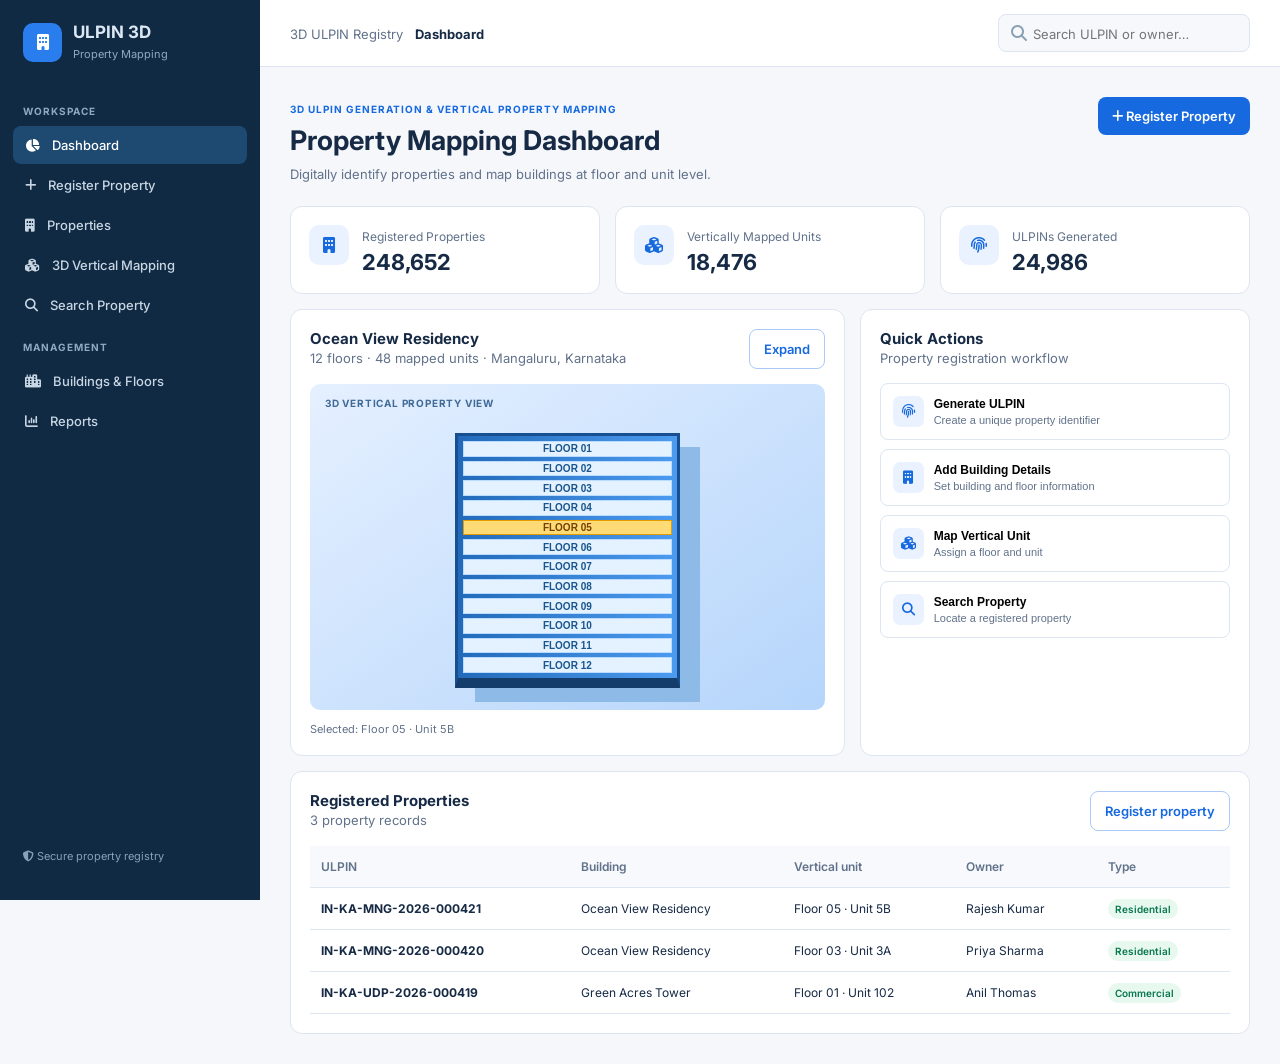
<file: index.html>
<!doctype html><html lang="en"><head><meta charset="utf-8"><meta name="viewport" content="width=device-width,initial-scale=1"><title>3D ULPIN Property Mapping</title><link rel="preconnect" href="https://fonts.googleapis.com"><link href="https://fonts.googleapis.com/css2?family=Inter:wght@400;500;600;700&display=swap" rel="stylesheet"><link rel="stylesheet" href="https://cdnjs.cloudflare.com/ajax/libs/font-awesome/6.5.2/css/all.min.css"><style>
:root{--ink:#172a45;--blue:#1769e0;--pale:#eaf2ff;--bg:#f5f7fb;--line:#dde5f0;--muted:#61728a;--green:#07865a}*{box-sizing:border-box}body{margin:0;font-family:Inter,sans-serif;background:var(--bg);color:var(--ink)}.app{display:flex;min-height:100vh}.side{background:#102a43;width:260px;padding:22px 13px;color:#dbe8f4;position:fixed;inset:0 auto 0 0;z-index:4;display:flex;flex-direction:column}.brand{display:flex;gap:11px;align-items:center;padding:0 10px 28px}.logo,.ico{display:grid;place-items:center;background:#2a7ded;color:#fff;border-radius:10px;width:39px;height:39px}.brand h2{font-size:17px;margin:0}.brand small,.section{color:#8fa9c1;font-size:11px}.section{display:block;font-size:10px;font-weight:700;letter-spacing:.1em;padding:15px 10px 7px}.nav{border:0;background:transparent;color:#c8d6e4;width:100%;border-radius:8px;padding:11px 12px;margin:2px 0;text-align:left;font:500 13px Inter;cursor:pointer;display:flex;gap:12px;align-items:center}.nav:hover,.nav.active{background:#1e4971;color:#fff}.side footer{margin-top:auto;padding:15px 10px;font-size:11px;color:#88a1ba}.main{margin-left:260px;width:calc(100% - 260px)}.top{height:67px;background:#fff;border-bottom:1px solid var(--line);padding:0 30px;display:flex;align-items:center;justify-content:space-between;position:sticky;top:0;z-index:3}.crumb{font-size:13px;color:var(--muted)}.crumb b{color:var(--ink);margin-left:8px}.menu{display:none}.search{background:#f6f8fb;border:1px solid var(--line);border-radius:8px;padding:8px 12px;color:#8ca0b3}.search input{background:transparent;border:0;outline:0;font:13px Inter;width:210px;padding-left:6px}.content{max-width:1440px;margin:auto;padding:30px}.hero{display:flex;justify-content:space-between;gap:20px;align-items:flex-start;margin-bottom:22px}.eyebrow{color:var(--blue);font-size:10px;font-weight:700;letter-spacing:.1em}.hero h1{font-size:27px;margin:7px 0}.hero p,.card p{margin:0;color:var(--muted);font-size:13px;line-height:1.55}.btn{border:0;border-radius:8px;padding:11px 14px;font:600 13px Inter;cursor:pointer;background:var(--blue);color:#fff}.btn.out{background:#fff;color:var(--blue);border:1px solid #aac9f6}.grid3{display:grid;grid-template-columns:repeat(3,1fr);gap:15px}.metric,.card{background:#fff;border:1px solid var(--line);border-radius:12px}.metric{padding:18px;display:flex;gap:13px}.metric .ico{background:var(--pale);color:var(--blue);width:40px;height:40px}.metric small{color:var(--muted);font-size:12px}.metric b{display:block;font-size:22px;margin-top:4px}.work{display:grid;grid-template-columns:1.35fr .95fr;gap:15px;margin-top:15px}.card{padding:19px}.head{display:flex;justify-content:space-between;gap:12px;margin-bottom:15px}.card h3{margin:0;font-size:15px}.building{height:326px;border-radius:10px;background:linear-gradient(145deg,#e5f0ff,#b5d5fb);display:flex;align-items:flex-end;justify-content:center;padding:22px;position:relative}.building:before{content:'3D VERTICAL PROPERTY VIEW';position:absolute;top:13px;left:15px;color:#416a96;font-size:10px;font-weight:700;letter-spacing:.08em}.tower{width:48%;max-width:225px;height:255px;background:linear-gradient(90deg,#226ab9,#4c9bf0);border:3px solid #174f91;border-bottom:10px solid #153d6c;box-shadow:20px 14px 0 #8ebae7;display:flex;flex-direction:column-reverse;padding:5px;gap:4px}.floor{flex:1;border:1px solid #b9dbff;background:#e4f2ff;color:#18548e;font-size:10px;font-weight:700;cursor:pointer}.floor:hover,.floor.sel{background:#ffdb75;border-color:#e49b00;color:#754000}.legend{font-size:11px;color:var(--muted);margin-top:12px}.actions{display:grid;gap:9px}.action{display:flex;align-items:center;gap:10px;text-align:left;padding:12px;border-radius:8px;background:#fff;border:1px solid var(--line);cursor:pointer}.action:hover{border-color:#85b5f2}.action i{width:31px;height:31px;display:grid;place-items:center;background:var(--pale);color:var(--blue);border-radius:7px}.action strong,.action span{display:block}.action strong{font-size:12px}.action span{font-size:11px;color:var(--muted);margin-top:3px}.records{margin-top:15px}.table{overflow:auto}.records table{width:100%;border-collapse:collapse;font-size:12px}.records th{text-align:left;background:#f7f9fc;color:var(--muted);font-weight:600}.records th,.records td{padding:13px 11px;border-bottom:1px solid var(--line)}.tag{font-size:10px;font-weight:600;padding:4px 7px;border-radius:20px;background:#e7f8ef;color:#08784f}.form{display:grid;grid-template-columns:repeat(2,1fr);gap:15px}.field{display:grid;gap:6px}.full{grid-column:1/-1}.field label{font-size:12px;font-weight:600}.field input,.field select{border:1px solid var(--line);border-radius:7px;padding:10px;outline:none;font:13px Inter}.ulpin{background:var(--pale);border:1px dashed #82afe9;padding:12px;border-radius:8px;color:#115dbf;font-weight:700;font-size:16px}.empty{text-align:center;padding:70px 20px}.empty i{font-size:42px;color:var(--blue)}.toast{position:fixed;right:22px;bottom:22px;background:#102a43;color:#fff;border-radius:8px;padding:13px 16px;font-size:13px;opacity:0;transform:translateY(10px);transition:.2s}.toast.show{opacity:1;transform:none}@media(max-width:900px){.side{transform:translateX(-100%);transition:.2s}.side.open{transform:none}.main{margin:0;width:100%}.menu{display:inline;border:0;background:none;font-size:18px}.grid3{grid-template-columns:1fr 1fr}.work{grid-template-columns:1fr}}@media(max-width:550px){.content{padding:20px}.top{padding:0 20px}.search{display:none}.hero{display:block}.hero .btn{margin-top:15px}.grid3,.form{grid-template-columns:1fr}}
</style></head><body><div class="app"><aside class="side" id="side"><div class="brand"><div class="logo"><i class="fa-solid fa-building"></i></div><div><h2>ULPIN 3D</h2><small>Property Mapping</small></div></div><nav id="nav"><span class="section">WORKSPACE</span><button class="nav active" data-p="dash"><i class="fa-solid fa-chart-pie"></i>Dashboard</button><button class="nav" data-p="register"><i class="fa-solid fa-plus"></i>Register Property</button><button class="nav" data-p="properties"><i class="fa-solid fa-building"></i>Properties</button><button class="nav" data-p="mapping"><i class="fa-solid fa-cubes"></i>3D Vertical Mapping</button><button class="nav" data-p="search"><i class="fa-solid fa-magnifying-glass"></i>Search Property</button><span class="section">MANAGEMENT</span><button class="nav" data-p="buildings"><i class="fa-solid fa-city"></i>Buildings & Floors</button><button class="nav" data-p="reports"><i class="fa-solid fa-chart-column"></i>Reports</button></nav><footer><i class="fa-solid fa-shield-halved"></i> Secure property registry</footer></aside><main class="main"><header class="top"><div><button class="menu" id="menu"><i class="fa-solid fa-bars"></i></button><span class="crumb">3D ULPIN Registry <b id="crumb">Dashboard</b></span></div><div class="search"><i class="fa-solid fa-magnifying-glass"></i><input id="global" placeholder="Search ULPIN or owner…"></div></header><section class="content" id="content"></section></main></div><div class="toast" id="toast"></div><script>
const $=s=>document.querySelector(s),info={dash:['Dashboard','Overview of registered properties and vertical mapping.'],register:['Register Property','Create building, floor and unit information with a unique ID.'],properties:['Properties','View all mapped property records.'],mapping:['3D Vertical Mapping','Select a building floor to inspect its vertical property.'],search:['Search Property','Find a record by ULPIN, owner, address or unit.'],buildings:['Buildings & Floors','Manage building and floor-level information.'],reports:['Reports','Generate registry insights and reports.']};let page='dash',rows=[['IN-KA-MNG-2026-000421','Ocean View Residency','Floor 05 · Unit 5B','Rajesh Kumar','Residential'],['IN-KA-MNG-2026-000420','Ocean View Residency','Floor 03 · Unit 3A','Priya Sharma','Residential'],['IN-KA-UDP-2026-000419','Green Acres Tower','Floor 01 · Unit 102','Anil Thomas','Commercial']];
function note(s){let t=$('#toast');t.textContent=s;t.classList.add('show');clearTimeout(window.timer);window.timer=setTimeout(()=>t.classList.remove('show'),2400)}function go(p){page=p;render();scrollTo({top:0,behavior:'smooth'})}function table(a=rows){return `<div class="card records"><div class="head"><div><h3>Registered Properties</h3><p>${a.length} property record${a.length!==1?'s':''}</p></div><button class="btn out" onclick="go('register')">Register property</button></div><div class="table"><table><thead><tr><th>ULPIN</th><th>Building</th><th>Vertical unit</th><th>Owner</th><th>Type</th></tr></thead><tbody>${a.map(r=>`<tr><td><b>${r[0]}</b></td><td>${r[1]}</td><td>${r[2]}</td><td>${r[3]}</td><td><span class="tag">${r[4]}</span></td></tr>`).join('')||'<tr><td colspan="5">No properties found.</td></tr>'}</tbody></table></div></div>`}function building(){return `<div class="card"><div class="head"><div><h3>Ocean View Residency</h3><p>12 floors · 48 mapped units · Mangaluru, Karnataka</p></div><button class="btn out" onclick="note('3D building view expanded')">Expand</button></div><div class="building"><div class="tower">${[12,11,10,9,8,7,6,5,4,3,2,1].map(n=>`<button class="floor ${n===5?'sel':''}" onclick="floor(${n})">FLOOR ${String(n).padStart(2,'0')}</button>`).join('')}</div></div><div class="legend" id="floorInfo">Selected: Floor 05 · Unit 5B</div></div>`}function dashboard(){return `<div class="hero"><div><span class="eyebrow">3D ULPIN GENERATION & VERTICAL PROPERTY MAPPING</span><h1>Property Mapping Dashboard</h1><p>Digitally identify properties and map buildings at floor and unit level.</p></div><button class="btn" onclick="go('register')"><i class="fa-solid fa-plus"></i> Register Property</button></div><div class="grid3">${[['fa-building','Registered Properties','248,652'],['fa-cubes','Vertically Mapped Units','18,476'],['fa-fingerprint','ULPINs Generated','24,986']].map(x=>`<div class="metric"><div class="ico"><i class="fa-solid ${x[0]}"></i></div><div><small>${x[1]}</small><b>${x[2]}</b></div></div>`).join('')}</div><div class="work"><div>${building()}</div><div class="card"><div class="head"><div><h3>Quick Actions</h3><p>Property registration workflow</p></div></div><div class="actions"><button class="action" onclick="go('register')"><i class="fa-solid fa-fingerprint"></i><div><strong>Generate ULPIN</strong><span>Create a unique property identifier</span></div></button><button class="action" onclick="go('buildings')"><i class="fa-solid fa-building"></i><div><strong>Add Building Details</strong><span>Set building and floor information</span></div></button><button class="action" onclick="go('mapping')"><i class="fa-solid fa-cubes"></i><div><strong>Map Vertical Unit</strong><span>Assign a floor and unit</span></div></button><button class="action" onclick="go('search')"><i class="fa-solid fa-magnifying-glass"></i><div><strong>Search Property</strong><span>Locate a registered property</span></div></button></div></div></div>${table()}`}function register(){return `<div class="hero"><div><span class="eyebrow">PROPERTY REGISTRATION</span><h1>Register a Property</h1><p>Enter building, floor and unit details. A unique ULPIN is created automatically.</p></div></div><div class="card"><form id="form"><div class="form"><div class="field full"><label>Generated ULPIN</label><div class="ulpin" id="ulpin">IN-KA-MNG-2026-${Math.floor(100000+Math.random()*899999)}</div></div><div class="field"><label>Property owner</label><input required id="owner" placeholder="e.g. Meera Nair"></div><div class="field"><label>Property type</label><select id="type"><option>Residential</option><option>Commercial</option><option>Industrial</option></select></div><div class="field"><label>Building name</label><input required id="building" placeholder="e.g. Ocean View Residency"></div><div class="field"><label>Address / locality</label><input required placeholder="e.g. Mangaluru, Karnataka"></div><div class="field"><label>Floor number</label><input required id="fl" type="number" min="0" placeholder="e.g. 5"></div><div class="field"><label>Unit / flat number</label><input required id="unit" placeholder="e.g. 5B"></div></div><br><button class="btn"><i class="fa-solid fa-check"></i> Register & Map Property</button></form></div>`}function standard(){let n=info[page][0],d=info[page][1];if(page==='register')return register();if(page==='properties')return `<div class="hero"><div><span class="eyebrow">PROPERTY REGISTRY</span><h1>${n}</h1><p>${d}</p></div></div>${table()}`;if(page==='mapping'||page==='buildings')return `<div class="hero"><div><span class="eyebrow">VERTICAL PROPERTY DATA</span><h1>${n}</h1><p>${d}</p></div></div>${building()}`;if(page==='search')return `<div class="hero"><div><span class="eyebrow">PROPERTY LOOKUP</span><h1>${n}</h1><p>${d}</p></div></div><div class="card"><div class="search" style="display:inline-block"><i class="fa-solid fa-magnifying-glass"></i><input id="find" placeholder="Start typing to search…" autofocus></div></div><div id="results">${table()}</div>`;return `<div class="hero"><div><span class="eyebrow">REGISTRY ANALYTICS</span><h1>${n}</h1><p>${d}</p></div></div><div class="card empty"><i class="fa-solid fa-chart-column"></i><h2>${n} workspace</h2><p>Reports will be available as records are added.</p><br><button class="btn" onclick="note('Report generation started')">Generate report</button></div>`}function render(){$('#crumb').textContent=info[page][0];$('#content').innerHTML=page==='dash'?dashboard():standard();document.querySelectorAll('.nav').forEach(b=>b.classList.toggle('active',b.dataset.p===page));$('#side').classList.remove('open');let f=$('#form');if(f)f.onsubmit=e=>{e.preventDefault();rows.unshift([$('#ulpin').textContent,$('#building').value,`Floor ${String($('#fl').value).padStart(2,'0')} · Unit ${$('#unit').value}`,$('#owner').value,$('#type').value]);note('Property registered and mapped successfully');go('properties')};let x=$('#find');if(x)x.oninput=()=>$('#results').innerHTML=table(rows.filter(r=>r.join(' ').toLowerCase().includes(x.value.toLowerCase())))}function floor(n){document.querySelectorAll('.floor').forEach(b=>b.classList.toggle('sel',b.textContent.endsWith(String(n).padStart(2,'0'))));$('#floorInfo').textContent=`Selected: Floor ${String(n).padStart(2,'0')} · Unit ${n}B`;note(`Floor ${n} selected`)}document.querySelectorAll('.nav').forEach(b=>b.onclick=()=>go(b.dataset.p));$('#menu').onclick=()=>$('#side').classList.toggle('open');$('#global').onkeydown=e=>{if(e.key==='Enter'){go('search');setTimeout(()=>{let x=$('#find');x.value=e.target.value;x.oninput()},0)}};render();
</script></body></html>
</file>
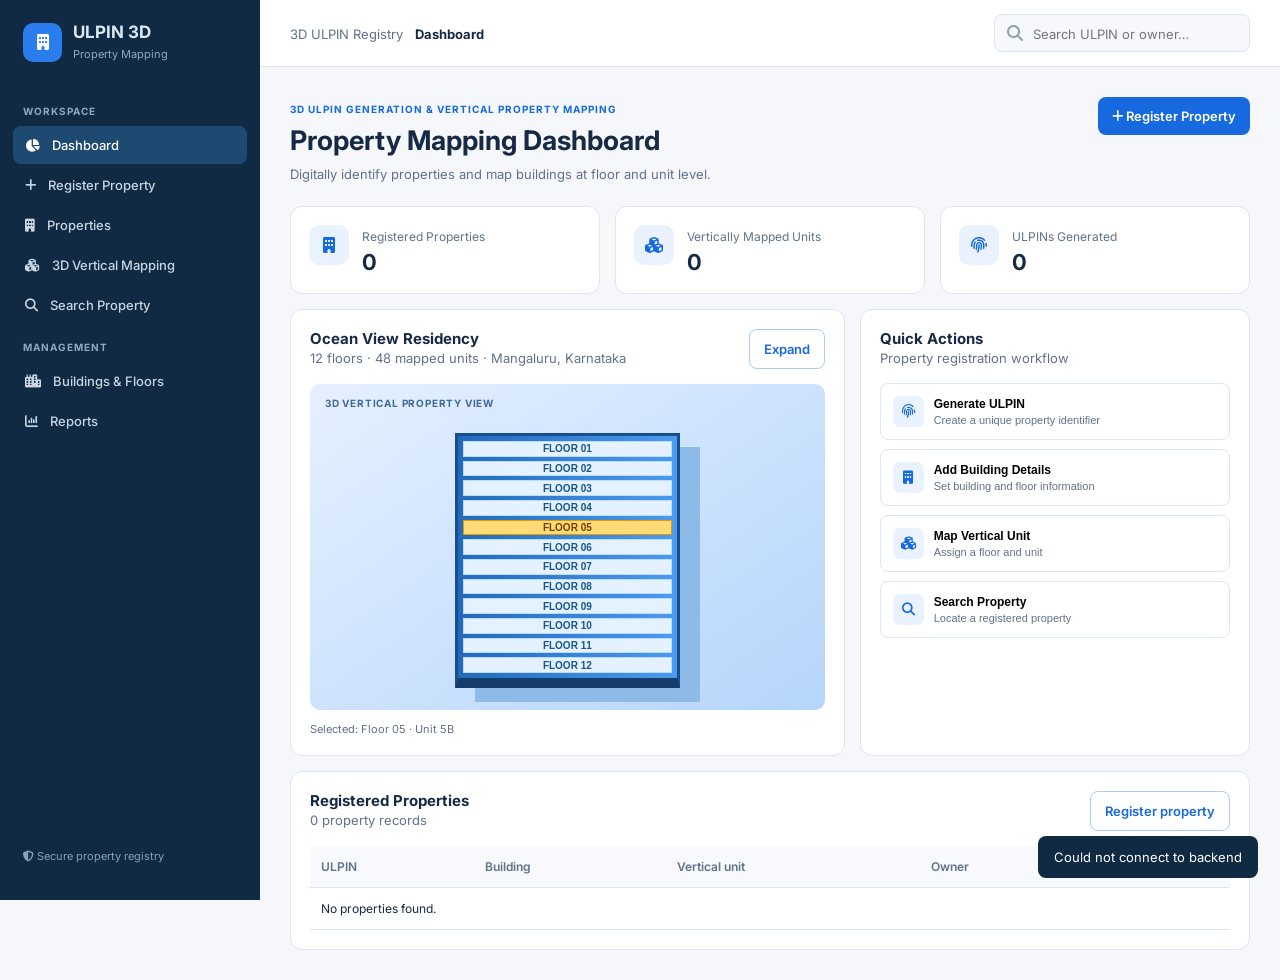
<file: frontend/index.html>
<!doctype html>
<html lang="en">
<head>
<meta charset="utf-8">
<meta name="viewport" content="width=device-width,initial-scale=1">
<title>3D ULPIN Property Mapping</title>

<link rel="preconnect" href="https://fonts.googleapis.com">
<link href="https://fonts.googleapis.com/css2?family=Inter:wght@400;500;600;700&display=swap" rel="stylesheet">
<link rel="stylesheet" href="https://cdnjs.cloudflare.com/ajax/libs/font-awesome/6.5.2/css/all.min.css">

<style>
:root{
--ink:#172a45;
--blue:#1769e0;
--pale:#eaf2ff;
--bg:#f5f7fb;
--line:#dde5f0;
--muted:#61728a;
--green:#07865a
}

*{box-sizing:border-box}

body{
margin:0;
font-family:Inter,sans-serif;
background:var(--bg);
color:var(--ink)
}

.app{
display:flex;
min-height:100vh
}

.side{
background:#102a43;
width:260px;
padding:22px 13px;
color:#dbe8f4;
position:fixed;
inset:0 auto 0 0;
z-index:4;
display:flex;
flex-direction:column
}

.brand{
display:flex;
gap:11px;
align-items:center;
padding:0 10px 28px
}

.logo,.ico{
display:grid;
place-items:center;
background:#2a7ded;
color:#fff;
border-radius:10px;
width:39px;
height:39px
}

.brand h2{
font-size:17px;
margin:0
}

.brand small,.section{
color:#8fa9c1;
font-size:11px
}

.section{
display:block;
font-size:10px;
font-weight:700;
letter-spacing:.1em;
padding:15px 10px 7px
}

.nav{
border:0;
background:transparent;
color:#c8d6e4;
width:100%;
border-radius:8px;
padding:11px 12px;
margin:2px 0;
text-align:left;
font:500 13px Inter;
cursor:pointer;
display:flex;
gap:12px;
align-items:center
}

.nav:hover,.nav.active{
background:#1e4971;
color:#fff
}

.side footer{
margin-top:auto;
padding:15px 10px;
font-size:11px;
color:#88a1ba
}

.main{
margin-left:260px;
width:calc(100% - 260px)
}

.top{
height:67px;
background:#fff;
border-bottom:1px solid var(--line);
padding:0 30px;
display:flex;
align-items:center;
justify-content:space-between;
position:sticky;
top:0;
z-index:3
}

.crumb{
font-size:13px;
color:var(--muted)
}

.crumb b{
color:var(--ink);
margin-left:8px
}

.menu{
display:none
}

.search{
background:#f6f8fb;
border:1px solid var(--line);
border-radius:8px;
padding:8px 12px;
color:#8ca0b3
}

.search input{
background:transparent;
border:0;
outline:0;
font:13px Inter;
width:210px;
padding-left:6px
}

.content{
max-width:1440px;
margin:auto;
padding:30px
}

.hero{
display:flex;
justify-content:space-between;
gap:20px;
align-items:flex-start;
margin-bottom:22px
}

.eyebrow{
color:var(--blue);
font-size:10px;
font-weight:700;
letter-spacing:.1em
}

.hero h1{
font-size:27px;
margin:7px 0
}

.hero p,.card p{
margin:0;
color:var(--muted);
font-size:13px;
line-height:1.55
}

.btn{
border:0;
border-radius:8px;
padding:11px 14px;
font:600 13px Inter;
cursor:pointer;
background:var(--blue);
color:#fff
}

.btn.out{
background:#fff;
color:var(--blue);
border:1px solid #aac9f6
}

.grid3{
display:grid;
grid-template-columns:repeat(3,1fr);
gap:15px
}

.metric,.card{
background:#fff;
border:1px solid var(--line);
border-radius:12px
}

.metric{
padding:18px;
display:flex;
gap:13px
}

.metric .ico{
background:var(--pale);
color:var(--blue);
width:40px;
height:40px
}

.metric small{
color:var(--muted);
font-size:12px
}

.metric b{
display:block;
font-size:22px;
margin-top:4px
}

.work{
display:grid;
grid-template-columns:1.35fr .95fr;
gap:15px;
margin-top:15px
}

.card{
padding:19px
}

.head{
display:flex;
justify-content:space-between;
gap:12px;
margin-bottom:15px
}

.card h3{
margin:0;
font-size:15px
}

.building{
height:326px;
border-radius:10px;
background:linear-gradient(145deg,#e5f0ff,#b5d5fb);
display:flex;
align-items:flex-end;
justify-content:center;
padding:22px;
position:relative
}

.building:before{
content:'3D VERTICAL PROPERTY VIEW';
position:absolute;
top:13px;
left:15px;
color:#416a96;
font-size:10px;
font-weight:700;
letter-spacing:.08em
}

.tower{
width:48%;
max-width:225px;
height:255px;
background:linear-gradient(90deg,#226ab9,#4c9bf0);
border:3px solid #174f91;
border-bottom:10px solid #153d6c;
box-shadow:20px 14px 0 #8ebae7;
display:flex;
flex-direction:column-reverse;
padding:5px;
gap:4px
}

.floor{
flex:1;
border:1px solid #b9dbff;
background:#e4f2ff;
color:#18548e;
font-size:10px;
font-weight:700;
cursor:pointer
}

.floor:hover,.floor.sel{
background:#ffdb75;
border-color:#e49b00;
color:#754000
}

.legend{
font-size:11px;
color:var(--muted);
margin-top:12px
}

.actions{
display:grid;
gap:9px
}

.action{
display:flex;
align-items:center;
gap:10px;
text-align:left;
padding:12px;
border-radius:8px;
background:#fff;
border:1px solid var(--line);
cursor:pointer
}

.action:hover{
border-color:#85b5f2
}

.action i{
width:31px;
height:31px;
display:grid;
place-items:center;
background:var(--pale);
color:var(--blue);
border-radius:7px
}

.action strong,.action span{
display:block
}

.action strong{
font-size:12px
}

.action span{
font-size:11px;
color:var(--muted);
margin-top:3px
}

.records{
margin-top:15px
}

.table{
overflow:auto
}

.records table{
width:100%;
border-collapse:collapse;
font-size:12px
}

.records th{
text-align:left;
background:#f7f9fc;
color:var(--muted);
font-weight:600
}

.records th,.records td{
padding:13px 11px;
border-bottom:1px solid var(--line)
}

.tag{
font-size:10px;
font-weight:600;
padding:4px 7px;
border-radius:20px;
background:#e7f8ef;
color:#08784f
}

.form{
display:grid;
grid-template-columns:repeat(2,1fr);
gap:15px
}

.field{
display:grid;
gap:6px
}

.full{
grid-column:1/-1
}

.field label{
font-size:12px;
font-weight:600
}

.field input,.field select{
border:1px solid var(--line);
border-radius:7px;
padding:10px;
outline:none;
font:13px Inter
}

.ulpin{
background:var(--pale);
border:1px dashed #82afe9;
padding:12px;
border-radius:8px;
color:#115dbf;
font-weight:700;
font-size:16px
}

.empty{
text-align:center;
padding:70px 20px
}

.empty i{
font-size:42px;
color:var(--blue)
}

.toast{
position:fixed;
right:22px;
bottom:22px;
background:#102a43;
color:#fff;
border-radius:8px;
padding:13px 16px;
font-size:13px;
opacity:0;
transform:translateY(10px);
transition:.2s;
z-index:20
}

.toast.show{
opacity:1;
transform:none
}

.loading{
text-align:center;
padding:40px;
color:var(--muted)
}

.error{
background:#fff0f0;
border:1px solid #f2b8b8;
color:#a32626;
padding:15px;
border-radius:8px;
margin-bottom:15px;
font-size:13px
}

@media(max-width:900px){
.side{
transform:translateX(-100%);
transition:.2s
}

.side.open{
transform:none
}

.main{
margin:0;
width:100%
}

.menu{
display:inline;
border:0;
background:none;
font-size:18px
}

.grid3{
grid-template-columns:1fr 1fr
}

.work{
grid-template-columns:1fr
}
}

@media(max-width:550px){
.content{
padding:20px
}

.top{
padding:0 20px
}

.search{
display:none
}

.hero{
display:block
}

.hero .btn{
margin-top:15px
}

.grid3,.form{
grid-template-columns:1fr
}
}
</style>
</head>

<body>

<div class="app">

<aside class="side" id="side">

<div class="brand">
<div class="logo">
<i class="fa-solid fa-building"></i>
</div>

<div>
<h2>ULPIN 3D</h2>
<small>Property Mapping</small>
</div>
</div>

<nav id="nav">

<span class="section">WORKSPACE</span>

<button class="nav active" data-p="dash">
<i class="fa-solid fa-chart-pie"></i>
Dashboard
</button>

<button class="nav" data-p="register">
<i class="fa-solid fa-plus"></i>
Register Property
</button>

<button class="nav" data-p="properties">
<i class="fa-solid fa-building"></i>
Properties
</button>

<button class="nav" data-p="mapping">
<i class="fa-solid fa-cubes"></i>
3D Vertical Mapping
</button>

<button class="nav" data-p="search">
<i class="fa-solid fa-magnifying-glass"></i>
Search Property
</button>

<span class="section">MANAGEMENT</span>

<button class="nav" data-p="buildings">
<i class="fa-solid fa-city"></i>
Buildings & Floors
</button>

<button class="nav" data-p="reports">
<i class="fa-solid fa-chart-column"></i>
Reports
</button>

</nav>

<footer>
<i class="fa-solid fa-shield-halved"></i>
Secure property registry
</footer>

</aside>

<main class="main">

<header class="top">

<div>

<button class="menu" id="menu">
<i class="fa-solid fa-bars"></i>
</button>

<span class="crumb">
3D ULPIN Registry
<b id="crumb">Dashboard</b>
</span>

</div>

<div class="search">

<i class="fa-solid fa-magnifying-glass"></i>

<input id="global" placeholder="Search ULPIN or owner…">

</div>

</header>

<section class="content" id="content"></section>

</main>

</div>

<div class="toast" id="toast"></div>

<script>

const API="https://blueprint-backend-ux41.onrender.com";

const $=s=>document.querySelector(s);

const info={
dash:[
'Dashboard',
'Overview of registered properties and vertical mapping.'
],
register:[
'Register Property',
'Create building, floor and unit information with a unique ID.'
],
properties:[
'Properties',
'View all mapped property records.'
],
mapping:[
'3D Vertical Mapping',
'Select a building floor to inspect its vertical property.'
],
search:[
'Search Property',
'Find a record by ULPIN, owner, address or unit.'
],
buildings:[
'Buildings & Floors',
'Manage building and floor-level information.'
],
reports:[
'Reports',
'Generate registry insights and reports.'
]
};

let page='dash';

let rows=[];

let stats={
registered_properties:0,
vertically_mapped_units:0,
ulpins_generated:0
};

function note(s){

let t=$('#toast');

t.textContent=s;

t.classList.add('show');

clearTimeout(window.timer);

window.timer=setTimeout(
()=>t.classList.remove('show'),
2400
);

}

async function api(path,options={}){

const response=await fetch(API+path,{

headers:{
'Content-Type':'application/json',
...(options.headers||{})
},

...options

});

if(!response.ok){

let message='API request failed';

try{

const data=await response.json();

message=data.error||message;

}catch(e){}

throw new Error(message);

}

return response.json();

}

function mapProperty(p){

return [

p.ulpin||'',

p.building_name||'',

`Floor ${String(p.floor_number??'').padStart(2,'0')} · Unit ${p.unit_number||''}`,

p.owner||'',

p.property_type||'Residential'

];

}

async function loadData(){

try{

const [properties,statistics]=await Promise.all([

api('/api/properties'),

api('/api/stats')

]);

rows=Array.isArray(properties)
?properties.map(mapProperty)
:[];

stats=statistics||stats;

}catch(error){

console.error(error);

note('Could not connect to backend');

}

}

function formatNumber(value){

return Number(value||0).toLocaleString('en-IN');

}

function table(a=rows){

return `

<div class="card records">

<div class="head">

<div>

<h3>Registered Properties</h3>

<p>
${a.length}
property record${a.length!==1?'s':''}
</p>

</div>

<button class="btn out" onclick="go('register')">
Register property
</button>

</div>

<div class="table">

<table>

<thead>

<tr>
<th>ULPIN</th>
<th>Building</th>
<th>Vertical unit</th>
<th>Owner</th>
<th>Type</th>
</tr>

</thead>

<tbody>

${
a.map(r=>`

<tr>

<td>
<b>${escapeHtml(r[0])}</b>
</td>

<td>
${escapeHtml(r[1])}
</td>

<td>
${escapeHtml(r[2])}
</td>

<td>
${escapeHtml(r[3])}
</td>

<td>
<span class="tag">
${escapeHtml(r[4])}
</span>
</td>

</tr>

`).join('')

||`

<tr>
<td colspan="5">
No properties found.
</td>
</tr>

`
}

</tbody>

</table>

</div>

</div>

`;

}

function escapeHtml(value){

return String(value??'')
.replace(/&/g,'&amp;')
.replace(/</g,'&lt;')
.replace(/>/g,'&gt;')
.replace(/"/g,'&quot;')
.replace(/'/g,'&#039;');

}

function building(){

return `

<div class="card">

<div class="head">

<div>

<h3>Ocean View Residency</h3>

<p>
12 floors · 48 mapped units · Mangaluru, Karnataka
</p>

</div>

<button class="btn out"
onclick="note('3D building view expanded')">
Expand
</button>

</div>

<div class="building">

<div class="tower">

${
[12,11,10,9,8,7,6,5,4,3,2,1]
.map(n=>`

<button
class="floor ${n===5?'sel':''}"
onclick="floor(${n})">

FLOOR ${String(n).padStart(2,'0')}

</button>

`).join('')
}

</div>

</div>

<div class="legend" id="floorInfo">
Selected: Floor 05 · Unit 5B
</div>

</div>

`;

}

function dashboard(){

return `

<div class="hero">

<div>

<span class="eyebrow">
3D ULPIN GENERATION & VERTICAL PROPERTY MAPPING
</span>

<h1>
Property Mapping Dashboard
</h1>

<p>
Digitally identify properties and map buildings at floor and unit level.
</p>

</div>

<button class="btn" onclick="go('register')">

<i class="fa-solid fa-plus"></i>

Register Property

</button>

</div>

<div class="grid3">

<div class="metric">

<div class="ico">
<i class="fa-solid fa-building"></i>
</div>

<div>

<small>
Registered Properties
</small>

<b>
${formatNumber(stats.registered_properties)}
</b>

</div>

</div>


<div class="metric">

<div class="ico">
<i class="fa-solid fa-cubes"></i>
</div>

<div>

<small>
Vertically Mapped Units
</small>

<b>
${formatNumber(stats.vertically_mapped_units)}
</b>

</div>

</div>


<div class="metric">

<div class="ico">
<i class="fa-solid fa-fingerprint"></i>
</div>

<div>

<small>
ULPINs Generated
</small>

<b>
${formatNumber(stats.ulpins_generated)}
</b>

</div>

</div>

</div>


<div class="work">

<div>

${building()}

</div>


<div class="card">

<div class="head">

<div>

<h3>
Quick Actions
</h3>

<p>
Property registration workflow
</p>

</div>

</div>


<div class="actions">

<button class="action"
onclick="go('register')">

<i class="fa-solid fa-fingerprint"></i>

<div>

<strong>
Generate ULPIN
</strong>

<span>
Create a unique property identifier
</span>

</div>

</button>


<button class="action"
onclick="go('buildings')">

<i class="fa-solid fa-building"></i>

<div>

<strong>
Add Building Details
</strong>

<span>
Set building and floor information
</span>

</div>

</button>


<button class="action"
onclick="go('mapping')">

<i class="fa-solid fa-cubes"></i>

<div>

<strong>
Map Vertical Unit
</strong>

<span>
Assign a floor and unit
</span>

</div>

</button>


<button class="action"
onclick="go('search')">

<i class="fa-solid fa-magnifying-glass"></i>

<div>

<strong>
Search Property
</strong>

<span>
Locate a registered property
</span>

</div>

</button>

</div>

</div>

</div>

${table()}

`;

}

function register(){

return `

<div class="hero">

<div>

<span class="eyebrow">
PROPERTY REGISTRATION
</span>

<h1>
Register a Property
</h1>

<p>
Enter building, floor and unit details.
A unique ULPIN is created automatically.
</p>

</div>

</div>


<div class="card">

<form id="form">

<div class="form">


<div class="field full">

<label>
Generated ULPIN
</label>

<div class="ulpin" id="ulpin">
Generating...
</div>

</div>


<div class="field">

<label>
Property owner
</label>

<input
required
id="owner"
placeholder="e.g. Meera Nair"
>

</div>


<div class="field">

<label>
Property type
</label>

<select id="type">

<option>
Residential
</option>

<option>
Commercial
</option>

<option>
Industrial
</option>

</select>

</div>


<div class="field">

<label>
Building name
</label>

<input
required
id="building"
placeholder="e.g. Ocean View Residency"
>

</div>


<div class="field">

<label>
Address / locality
</label>

<input
required
id="address"
placeholder="e.g. Mangaluru, Karnataka"
>

</div>


<div class="field">

<label>
Floor number
</label>

<input
required
id="fl"
type="number"
min="0"
placeholder="e.g. 5"
>

</div>


<div class="field">

<label>
Unit / flat number
</label>

<input
required
id="unit"
placeholder="e.g. 5B"
>

</div>


</div>

<br>

<button class="btn" type="submit">

<i class="fa-solid fa-check"></i>

Register & Map Property

</button>

</form>

</div>

`;

}

function standard(){

let n=info[page][0];

let d=info[page][1];


if(page==='register')
return register();


if(page==='properties')
return `

<div class="hero">

<div>

<span class="eyebrow">
PROPERTY REGISTRY
</span>

<h1>${n}</h1>

<p>${d}</p>

</div>

</div>

${table()}

`;


if(page==='mapping'||page==='buildings')
return `

<div class="hero">

<div>

<span class="eyebrow">
VERTICAL PROPERTY DATA
</span>

<h1>${n}</h1>

<p>${d}</p>

</div>

</div>

${building()}

`;


if(page==='search')
return `

<div class="hero">

<div>

<span class="eyebrow">
PROPERTY LOOKUP
</span>

<h1>${n}</h1>

<p>${d}</p>

</div>

</div>


<div class="card">

<div class="search"
style="display:inline-block">

<i class="fa-solid fa-magnifying-glass"></i>

<input
id="find"
placeholder="Start typing to search…"
autofocus
>

</div>

</div>


<div id="results">

${table()}

</div>

`;


return `

<div class="hero">

<div>

<span class="eyebrow">
REGISTRY ANALYTICS
</span>

<h1>${n}</h1>

<p>${d}</p>

</div>

</div>


<div class="card empty">

<i class="fa-solid fa-chart-column"></i>

<h2>
${n} workspace
</h2>

<p>
Reports will be available as records are added.
</p>

<br>

<button
class="btn"
onclick="note('Report generation started')">

Generate report

</button>

</div>

`;

}

function render(){

$('#crumb').textContent=info[page][0];

$('#content').innerHTML=
page==='dash'
?dashboard()
:standard();

document
.querySelectorAll('.nav')
.forEach(b=>
b.classList.toggle(
'active',
b.dataset.p===page
)
);

$('#side').classList.remove('open');


let f=$('#form');

if(f){

f.onsubmit=async e=>{

e.preventDefault();

const button=f.querySelector('button[type="submit"]');

button.disabled=true;

button.innerHTML=
'<i class="fa-solid fa-spinner fa-spin"></i> Registering...';


try{

const property={

owner:$('#owner').value.trim(),

property_type:$('#type').value,

building_name:$('#building').value.trim(),

address:$('#address').value.trim(),

floor_number:Number($('#fl').value),

unit_number:$('#unit').value.trim()

};


const result=await api(
'/api/properties',
{
method:'POST',
body:JSON.stringify(property)
}
);


const generated=result.ulpin||'';

if(generated){

$('#ulpin').textContent=generated;

}


note(
'Property registered and mapped successfully'
);


await loadData();

setTimeout(
()=>go('properties'),
700
);


}catch(error){

console.error(error);

note(
error.message||'Registration failed'
);

button.disabled=false;

button.innerHTML=
'<i class="fa-solid fa-check"></i> Register & Map Property';

}

};

}


let x=$('#find');

if(x){

x.oninput=async()=>{

const q=x.value.trim();

if(!q){

$('#results').innerHTML=table(rows);

return;

}

try{

const results=await api(
'/api/properties/search?q='+
encodeURIComponent(q)
);

const mapped=Array.isArray(results)
?results.map(mapProperty)
:[];

$('#results').innerHTML=table(mapped);

}catch(error){

console.error(error);

$('#results').innerHTML=
`<div class="error">
Search failed. Please try again.
</div>`;

}

};

}

}

function floor(n){

document
.querySelectorAll('.floor')
.forEach(b=>
b.classList.toggle(
'sel',
b.textContent.endsWith(
String(n).padStart(2,'0')
)
)
);

$('#floorInfo').textContent=
`Selected: Floor ${String(n).padStart(2,'0')} · Unit ${n}B`;

note(`Floor ${n} selected`);

}


function go(p){

page=p;

render();

scrollTo({
top:0,
behavior:'smooth'
});

}


document
.querySelectorAll('.nav')
.forEach(b=>
b.onclick=()=>go(b.dataset.p)
);


$('#menu').onclick=()=>
$('#side').classList.toggle('open');


$('#global').onkeydown=async e=>{

if(e.key==='Enter'){

const value=e.target.value.trim();

go('search');

setTimeout(async()=>{

let x=$('#find');

if(!x)return;

x.value=value;

if(!value){

$('#results').innerHTML=table(rows);

return;

}

try{

const results=await api(
'/api/properties/search?q='+
encodeURIComponent(value)
);

const mapped=Array.isArray(results)
?results.map(mapProperty)
:[];

$('#results').innerHTML=table(mapped);

}catch(error){

$('#results').innerHTML=
`<div class="error">
Search failed. Please try again.
</div>`;

}

},100);

}

};


async function start(){

$('#content').innerHTML=`

<div class="loading">

<i class="fa-solid fa-spinner fa-spin"></i>

<br><br>

Connecting to property registry...

</div>

`;

await loadData();

render();

}


start();

</script>

</body>
</html>
</file>
